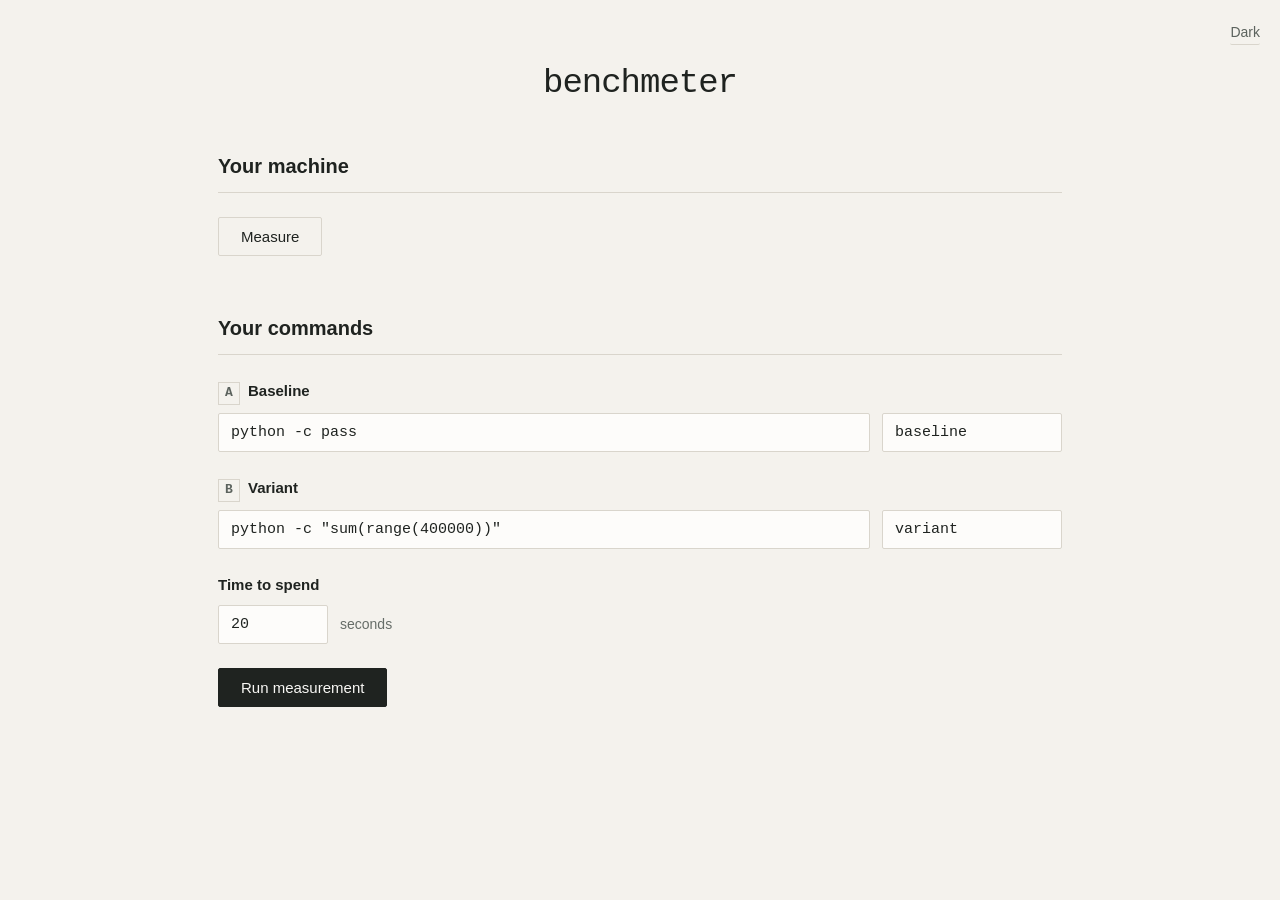
<file: benchmeter/web/static/index.html>
<!DOCTYPE html>
<html lang="en">
<head>
<meta charset="utf-8">
<meta name="viewport" content="width=device-width, initial-scale=1">
<title>benchmeter</title>
<link rel="stylesheet" href="style.css">
<link rel="icon" href="data:image/svg+xml,%3Csvg xmlns='http://www.w3.org/2000/svg' viewBox='0 0 16 16'%3E%3Crect width='16' height='16' fill='%231f2320'/%3E%3Cpath d='M3 11h10M3 5.5h6' stroke='%23f8f7f4' stroke-width='1.5'/%3E%3C/svg%3E">
</head>
<body>
<button type="button" class="theme-toggle" id="theme-toggle">Dark</button>

<noscript>
  <p class="noscript">
    This page needs JavaScript to run the measurements. Everything still
    happens locally; nothing is sent anywhere.
  </p>
</noscript>

<main class="sheet">

  <header class="masthead">
    <h1 class="masthead__title">benchmeter</h1>
  </header>

  <section class="section">
    <div class="section__head">
      <h2 class="section__heading">Your machine</h2>
    </div>
    <div class="actions">
      <button type="button" id="check-machine" class="secondary">
        Measure
      </button>
      <span class="status" id="machine-status" role="status"
            aria-live="polite"></span>
      <p class="reading" id="machine-advice"></p>
    </div>
    <table class="figures" id="machine-table" hidden>
      <tbody>
        <tr>
          <th scope="row">Condition</th>
          <td id="machine-grade">—</td>
        </tr>
        <tr>
          <th scope="row">Speed change while idle</th>
          <td id="machine-drift">—</td>
        </tr>
        <tr>
          <th scope="row">Spread between runs</th>
          <td id="machine-variation">—</td>
        </tr>
        <tr>
          <th scope="row">Run-to-run dependence</th>
          <td id="machine-autocorr">—</td>
        </tr>
        <tr class="figures__key">
          <th scope="row">Smallest difference it can detect</th>
          <td id="machine-resolution">—</td>
        </tr>
      </tbody>
    </table>
  </section>

  <section class="section">
    <div class="section__head">
      <h2 class="section__heading">Your commands</h2>
    </div>
    <div class="field">
      <label class="field__label" for="command-a">
        <span class="field__tag">A</span>Baseline
      </label>
      <div class="field__row">
        <input type="text" id="command-a" value="python -c pass"
               spellcheck="false" autocomplete="off">
        <input type="text" id="label-a" value="baseline"
               spellcheck="false" autocomplete="off"
               aria-label="Name for the first command">
      </div>
    </div>

    <div class="field">
      <label class="field__label" for="command-b">
        <span class="field__tag">B</span>Variant
      </label>
      <div class="field__row">
        <input type="text" id="command-b"
               value="python -c &quot;sum(range(400000))&quot;"
               spellcheck="false" autocomplete="off">
        <input type="text" id="label-b" value="variant"
               spellcheck="false" autocomplete="off"
               aria-label="Name for the second command">
      </div>
    </div>

    <div class="field">
      <label class="field__label" for="budget">Time to spend</label>
      <div class="field__row field__row--narrow">
        <input type="number" id="budget" value="20" min="0.01" max="120"
               step="any">
        <span class="field__unit">seconds</span>
      </div>
    </div>

    <div class="actions">
      <button type="button" id="run">Run measurement</button>
      <button type="button" id="cancel" class="secondary" hidden>
        Cancel
      </button>
      <span class="status" id="run-status" role="status"
            aria-live="polite"></span>
    </div>
  </section>

  <section class="section" id="results" hidden>
    <div class="section__head">
      <h2 class="section__heading">Your results</h2>
    </div>

    <table class="data">
      <thead>
        <tr>
          <th scope="col">Command</th>
          <th scope="col">Typical</th>
          <th scope="col">Spread</th>
          <th scope="col">Fastest</th>
          <th scope="col">Slowest</th>
          <th scope="col">Runs</th>
        </tr>
      </thead>
      <tbody id="results-body"></tbody>
    </table>

    <div class="scatter-block">
      <div id="scatter"></div>
    </div>

    <div id="verdicts"></div>

    <div class="actions actions--after">
      <button type="button" id="copy" class="secondary">
        Copy as text
      </button>
      <span class="status" id="copy-status" role="status"
            aria-live="polite"></span>
    </div>
  </section>

</main>
<script src="app.js"></script>
</body>
</html>
</file>
<file: benchmeter/web/static/style.css>
:root {
  --page: #f4f2ed;
  --card: #ffffff;
  --line: #d9d5cc;
  --line-soft: #eae7e0;
  --text: #1f2320;
  --text-soft: #5c635e;
  --text-faint: #666d68;
  --accent: #1d5230;
  --warn: #9c3a2c;
  --field: #fdfcfa;
  --button: #1f2320;
  --button-text: #f8f7f4;
  --body-face: ui-sans-serif, "Segoe UI", "Helvetica Neue", Arial, sans-serif;
  --mono-face: "SFMono-Regular", "Consolas", "Liberation Mono", monospace;
}

:root[data-theme="dark"] {
  --page: #14181c;
  --card: #1b2126;
  --line: #333c44;
  --line-soft: #262d34;
  --text: #e6eae6;
  --text-soft: #a8b0aa;
  --text-faint: #949d96;
  --accent: #82c39c;
  --warn: #e58a78;
  --field: #171c21;
  --button: #e6eae6;
  --button-text: #14181c;
}

@media (prefers-color-scheme: dark) {
  :root:not([data-theme="light"]) {
    --page: #14181c;
    --card: #1b2126;
    --line: #333c44;
    --line-soft: #262d34;
    --text: #e6eae6;
    --text-soft: #a8b0aa;
    --text-faint: #949d96;
    --accent: #82c39c;
    --warn: #e58a78;
    --field: #171c21;
    --button: #e6eae6;
    --button-text: #14181c;
  }
}

*,
*::before,
*::after {
  box-sizing: border-box;
}

body {
  margin: 0;
  font-family: var(--body-face);
  font-size: 16px;
  line-height: 1.6;
  color: var(--text);
  background: var(--page);
}

.sheet {
  max-width: 900px;
  margin: 0 auto;
  padding: 56px 28px 96px;
}

.masthead {
  margin-bottom: 40px;
  text-align: center;
}

.masthead__title {
  font-family: var(--mono-face);
  font-size: 34px;
  font-weight: 500;
  letter-spacing: -0.03em;
  margin: 0;
}

.section {
  margin-bottom: 56px;
}

.section__head {
  display: flex;
  justify-content: space-between;
  align-items: baseline;
  gap: 16px;
  border-bottom: 1px solid var(--line);
  padding-bottom: 10px;
  margin-bottom: 24px;
}

.section__heading {
  font-size: 20px;
  font-weight: 600;
  margin: 0;
}

p {
  margin: 0 0 16px;
  max-width: 66ch;
}

.reading {
  flex: 1 1 32ch;
  min-width: 24ch;
  margin: 0;
  font-size: 14px;
  line-height: 1.5;
  color: var(--text-soft);
  max-width: 52ch;
}

.field {
  margin-bottom: 24px;
}

.field__label {
  display: block;
  font-size: 15px;
  font-weight: 600;
  margin-bottom: 8px;
}

.field__tag {
  display: inline-block;
  min-width: 22px;
  text-align: center;
  font-family: var(--mono-face);
  font-size: 13px;
  border: 1px solid var(--line);
  margin-right: 8px;
  color: var(--text-soft);
}

.field__row {
  display: grid;
  grid-template-columns: minmax(0, 1fr) 180px;
  gap: 12px;
}

.field__row--narrow {
  grid-template-columns: 110px auto;
  align-items: center;
}

.field__unit {
  font-size: 14px;
  color: var(--text-faint);
}

input[type="text"],
input[type="number"] {
  width: 100%;
  padding: 10px 12px;
  font-family: var(--mono-face);
  font-size: 15px;
  color: var(--text);
  background: var(--field);
  border: 1px solid var(--line);
  border-radius: 2px;
}

input[type="number"] {
  appearance: textfield;
  -moz-appearance: textfield;
}

input[type="number"]::-webkit-outer-spin-button,
input[type="number"]::-webkit-inner-spin-button {
  appearance: none;
  -webkit-appearance: none;
  margin: 0;
}

input:focus {
  outline: 2px solid var(--text);
  outline-offset: -1px;
  border-color: var(--text);
}

button {
  font-family: var(--body-face);
  font-size: 15px;
  font-weight: 500;
  color: var(--button-text);
  background: var(--button);
  border: 1px solid var(--button);
  border-radius: 2px;
  padding: 10px 22px;
  cursor: pointer;
}

button:hover:not(:disabled) {
  opacity: 0.85;
}

:focus-visible {
  outline: 2px solid var(--text);
  outline-offset: 2px;
}

button:disabled {
  border-color: var(--line);
  background: var(--line-soft);
  color: var(--text-faint);
  cursor: not-allowed;
}

button.secondary {
  color: var(--text);
  background: transparent;
  border-color: var(--line);
}

#cancel {
  min-width: 16ch;
  font-variant-numeric: tabular-nums;
}

button.secondary:hover:not(:disabled) {
  border-color: var(--text);
  opacity: 1;
}

.actions {
  display: flex;
  gap: 16px;
  align-items: center;
  flex-wrap: wrap;
  margin-bottom: 24px;
}

table {
  width: 100%;
  border-collapse: collapse;
  font-variant-numeric: tabular-nums;
}

caption {
  text-align: left;
  font-size: 14px;
  color: var(--text-soft);
  padding-bottom: 10px;
}

.figures {
  margin-top: 4px;
  max-width: 640px;
}

.figures th,
.figures td {
  text-align: left;
  padding: 10px 0;
  border-bottom: 1px solid var(--line-soft);
  font-weight: 400;
}

.figures th {
  width: 46%;
  color: var(--text-soft);
}

.figures td:nth-child(2) {
  width: 24%;
  font-family: var(--mono-face);
  font-weight: 600;
  white-space: nowrap;
}

.figures__key th,
.figures__key td {
  font-weight: 600;
  color: var(--text);
}

.data {
  font-size: 15px;
}

.data th,
.data td {
  text-align: right;
  padding: 10px 12px;
  border-bottom: 1px solid var(--line-soft);
}

.data th:first-child,
.data td:first-child {
  text-align: left;
  padding-left: 0;
}

.data td:last-child,
.data th:last-child {
  padding-right: 0;
}

.data thead th {
  font-size: 14px;
  font-weight: 600;
  color: var(--text-soft);
  border-bottom: 1px solid var(--line);
}

.data tbody th {
  font-weight: 600;
}

.data td {
  font-family: var(--mono-face);
}

.actions--after {
  margin-top: 28px;
  margin-bottom: 0;
}

.scatter-block {
  margin: 32px 0 0;
}

.scatter {
  display: block;
  width: 100%;
  height: auto;
  overflow: visible;
  margin-top: 12px;
}

.scatter .frame {
  fill: none;
  stroke: var(--line);
  stroke-width: 1;
}

.scatter .gridline {
  stroke: var(--line-soft);
  stroke-width: 1;
}

.scatter .axis-label {
  fill: var(--text-faint);
  font-family: var(--mono-face);
  font-size: 11px;
}

.scatter .dot-a {
  fill: var(--text);
}

.scatter .dot-b {
  fill: none;
  stroke: var(--warn);
  stroke-width: 1.3;
}

.scatter .beyond {
  opacity: 0.45;
}

.scatter .median-a {
  stroke: var(--text);
  stroke-width: 1;
  stroke-dasharray: 5 4;
}

.scatter .median-b {
  stroke: var(--warn);
  stroke-width: 1;
  stroke-dasharray: 5 4;
}

.legend {
  display: flex;
  gap: 20px;
  flex-wrap: wrap;
  font-size: 14px;
  color: var(--text-soft);
  margin-top: 10px;
}

.legend span {
  display: flex;
  align-items: center;
  gap: 7px;
}

.legend i {
  width: 10px;
  height: 10px;
  display: inline-block;
  border-radius: 50%;
}

.legend i.a {
  background: var(--text);
}

.legend i.b {
  border: 1.5px solid var(--warn);
}

.verdict {
  border-top: 2px solid var(--text);
  padding: 20px 0 0;
  margin-top: 36px;
}

.verdict__detail {
  font-size: 20px;
  line-height: 1.4;
  margin: 0;
  max-width: none;
}

.verdict__detail strong {
  font-weight: 600;
}

.verdict--inconclusive .verdict__detail {
  color: var(--text-soft);
}

.interval {
  margin: 24px 0 0;
  padding: 0;
}

.interval__chart {
  display: block;
  width: 100%;
  height: auto;
  overflow: visible;
}

.interval__chart .axis {
  stroke: var(--text-soft);
  stroke-width: 1;
}

.interval__chart .tick {
  stroke: var(--line);
}

.interval__chart .tick--zero {
  stroke: var(--text-soft);
}

.interval__chart .tick-label {
  fill: var(--text-faint);
  font-family: var(--mono-face);
  font-size: 11px;
}

.interval__chart .band {
  stroke-width: 3;
}

.interval__chart .band--clear {
  stroke: var(--accent);
}

.interval__chart .band--crossing {
  stroke: var(--warn);
}

.interval__chart .estimate {
  fill: var(--card);
  stroke: var(--text);
  stroke-width: 2;
}

.interval__chart .estimate-label {
  fill: var(--text);
  font-family: var(--mono-face);
  font-size: 13px;
  font-weight: 600;
}

.interval__caption {
  font-size: 15px;
  color: var(--text-soft);
  margin: 28px 0 0;
  max-width: none;
}

.verdict__next {
  margin: 20px 0 0;
  padding: 18px 0 0;
  list-style: none;
  border-top: 1px solid var(--line-soft);
}

.verdict__next li {
  position: relative;
  padding-left: 20px;
  font-size: 15px;
  color: var(--text-soft);
  margin-bottom: 8px;
}

.verdict__next li:last-child {
  margin-bottom: 0;
}

.verdict__next li::before {
  content: "";
  position: absolute;
  left: 0;
  top: 0.7em;
  width: 9px;
  height: 1px;
  background: var(--text-faint);
}

.status {
  font-size: 14px;
  color: var(--text-soft);
}

.status--error {
  color: var(--warn);
}

.noscript {
  max-width: 900px;
  margin: 0 auto;
  padding: 14px 28px;
  border-bottom: 1px solid var(--line);
  font-size: 15px;
  color: var(--warn);
}

.theme-toggle {
  position: absolute;
  top: 20px;
  right: 20px;
  font-size: 14px;
  padding: 4px 0;
  color: var(--text-soft);
  background: none;
  border: 0;
  border-bottom: 1px solid var(--line);
}

.theme-toggle:hover {
  color: var(--text);
  border-color: var(--text);
  opacity: 1;
}

@media (max-width: 820px) {
  body {
    font-size: 15px;
  }

  .sheet {
    padding: 32px 18px 64px;
  }

  .masthead__title {
    font-size: 26px;
  }

  .field__row {
    grid-template-columns: 1fr;
    gap: 8px;
  }

  .figures th {
    width: auto;
  }

  .data {
    font-size: 14px;
  }
}
.noscript {
  max-width: 900px;
  margin: 0 auto;
  padding: 14px 28px;
  border-bottom: 1px solid var(--line);
  font-size: 15px;
  color: var(--warn);
}

@media print {
  :root {
    --page: #fff;
    --card: #fff;
    --line: #999;
    --line-soft: #ccc;
    --text: #000;
    --text-soft: #333;
    --text-faint: #555;
    --accent: #000;
    --warn: #000;
  }

  .theme-toggle,
  .actions,
  .noscript {
    display: none;
  }

  body {
    font-size: 11pt;
  }

  .sheet {
    max-width: none;
    padding: 0;
  }

  input[type="text"],
  input[type="number"] {
    border: 0;
    padding: 0;
    background: none;
  }

  .section {
    margin-bottom: 22pt;
    break-inside: avoid;
  }

  .verdict,
  .scatter-block,
  table {
    break-inside: avoid;
  }

}

@media (prefers-reduced-motion: reduce) {
  * {
    animation: none !important;
    transition: none !important;
  }
}
</file>
